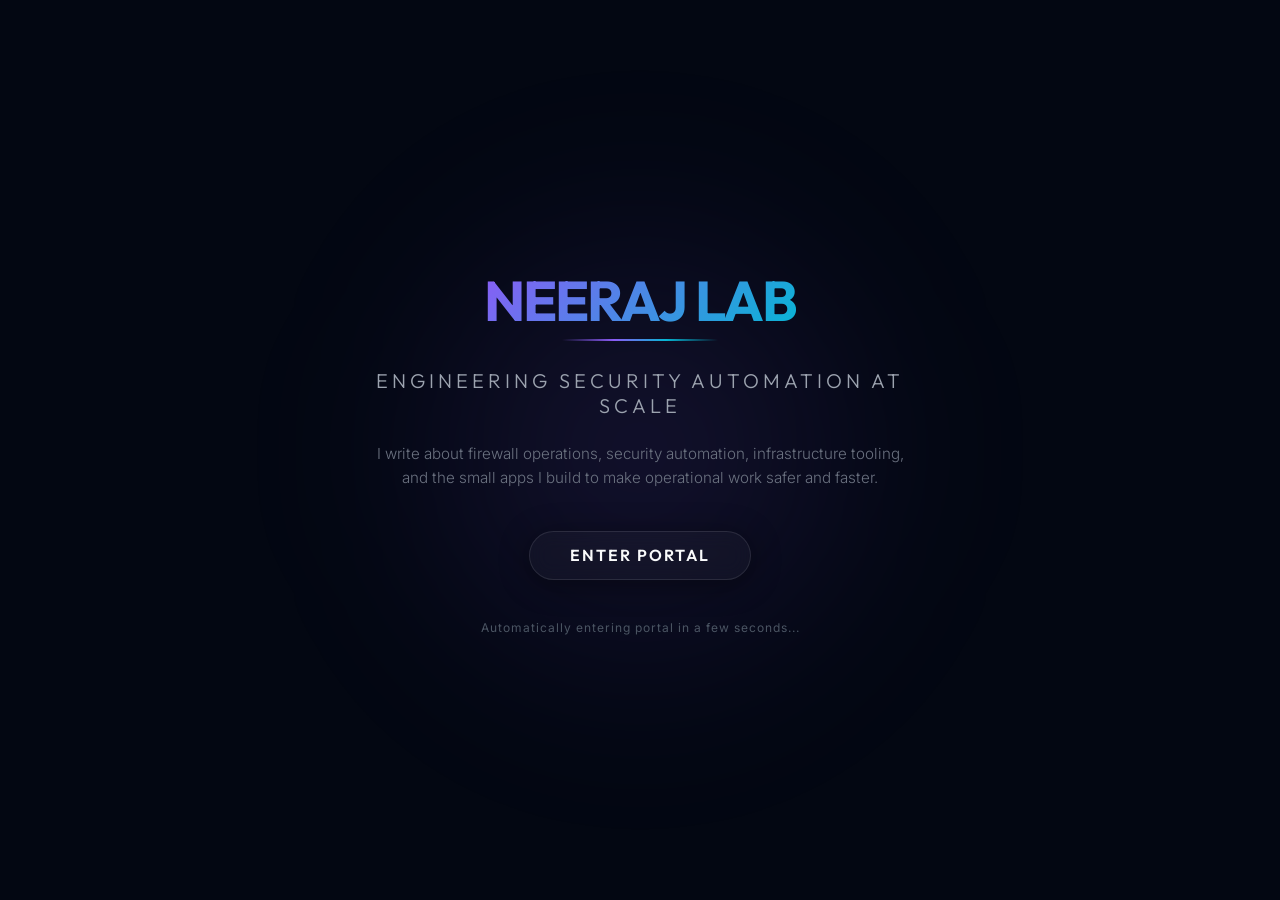
<file: index.html>
<!DOCTYPE html>
<html lang="en">
<head>
    <meta charset="UTF-8">
    <meta name="viewport" content="width=device-width, initial-scale=1.0">
    <title>Neeraj Lab</title>
    <link rel="preconnect" href="https://fonts.googleapis.com">
    <link rel="preconnect" href="https://fonts.gstatic.com" crossorigin>
    <link href="https://fonts.googleapis.com/css2?family=Inter:wght@300;400;600&family=Outfit:wght@200;400;700&display=swap" rel="stylesheet">
    <style>
        :root {
            --bg-color: #030712;
            --text-primary: #f9fafb;
            --text-secondary: #9ca3af;
            --accent-glow: rgba(139, 92, 246, 0.15);
            --accent-color: #8b5cf6;
            --accent-cyan: #06b6d4;
        }

        * {
            box-sizing: border-box;
            margin: 0;
            padding: 0;
        }

        body {
            background-color: var(--bg-color);
            color: var(--text-primary);
            font-family: 'Inter', sans-serif;
            min-height: 100vh;
            display: flex;
            flex-direction: column;
            justify-content: center;
            align-items: center;
            overflow: hidden;
            position: relative;
        }

        /* Background Glows */
        .glow-sphere {
            position: absolute;
            width: 600px;
            height: 600px;
            background: radial-gradient(circle, var(--accent-glow) 0%, rgba(0,0,0,0) 70%);
            top: 50%;
            left: 50%;
            transform: translate(-50%, -50%);
            z-index: 1;
            pointer-events: none;
            filter: blur(80px);
        }

        .container {
            z-index: 2;
            text-align: center;
            max-width: 600px;
            padding: 2rem;
            display: flex;
            flex-direction: column;
            align-items: center;
            gap: 1.5rem;
            animation: fadeIn 1.2s ease-out;
        }

        .logo-mark {
            font-family: 'Outfit', sans-serif;
            font-size: 3.5rem;
            font-weight: 700;
            background: linear-gradient(135deg, var(--accent-color) 0%, var(--accent-cyan) 100%);
            -webkit-background-clip: text;
            -webkit-text-fill-color: transparent;
            letter-spacing: -2px;
            position: relative;
            margin-bottom: 0.5rem;
        }

        .logo-mark::after {
            content: '';
            position: absolute;
            bottom: -5px;
            left: 25%;
            width: 50%;
            height: 2px;
            background: linear-gradient(90deg, transparent, var(--accent-color), var(--accent-cyan), transparent);
        }

        .tagline {
            font-family: 'Outfit', sans-serif;
            font-size: 1.25rem;
            color: var(--text-secondary);
            font-weight: 300;
            letter-spacing: 4px;
            text-transform: uppercase;
        }

        .description {
            font-size: 0.95rem;
            color: #6b7280;
            line-height: 1.6;
            margin-bottom: 1rem;
            font-weight: 300;
        }

        .enter-btn {
            font-family: 'Outfit', sans-serif;
            display: inline-flex;
            align-items: center;
            justify-content: center;
            padding: 0.85rem 2.5rem;
            font-size: 1rem;
            font-weight: 600;
            text-transform: uppercase;
            letter-spacing: 2px;
            color: var(--text-primary);
            background: rgba(255, 255, 255, 0.03);
            border: 1px solid rgba(255, 255, 255, 0.1);
            border-radius: 50px;
            cursor: pointer;
            text-decoration: none;
            transition: all 0.4s cubic-bezier(0.16, 1, 0.3, 1);
            position: relative;
            overflow: hidden;
            box-shadow: 0 4px 30px rgba(0, 0, 0, 0.4);
            backdrop-filter: blur(10px);
        }

        .enter-btn::before {
            content: '';
            position: absolute;
            top: 0;
            left: -100%;
            width: 100%;
            height: 100%;
            background: linear-gradient(90deg, transparent, rgba(255, 255, 255, 0.1), transparent);
            transition: all 0.6s ease;
        }

        .enter-btn:hover {
            border-color: var(--accent-color);
            box-shadow: 0 0 20px rgba(139, 92, 246, 0.4);
            transform: translateY(-2px);
        }

        .enter-btn:hover::before {
            left: 100%;
        }

        .redirect-notice {
            font-size: 0.75rem;
            color: #4b5563;
            margin-top: 1rem;
            letter-spacing: 1px;
        }

        @keyframes fadeIn {
            from {
                opacity: 0;
                transform: translateY(20px);
            }
            to {
                opacity: 1;
                transform: translateY(0);
            }
        }
    </style>
    <script>
        // Automatic redirection to /projects after 3 seconds
        setTimeout(function() {
            window.location.href = './projects/';
        }, 3000);
    </script>
</head>
<body>
    <div class="glow-sphere"></div>
    <div class="container">
        <div class="logo-mark">NEERAJ LAB</div>
        <div class="tagline">Engineering Security Automation at Scale</div>
        <div class="description">
            I write about firewall operations, security automation, infrastructure tooling, and the small apps I build to make operational work safer and faster.
        </div>
        <a href="./projects/" class="enter-btn">Enter Portal</a>
        <div class="redirect-notice">Automatically entering portal in a few seconds...</div>
    </div>
</body>
</html>
</file>
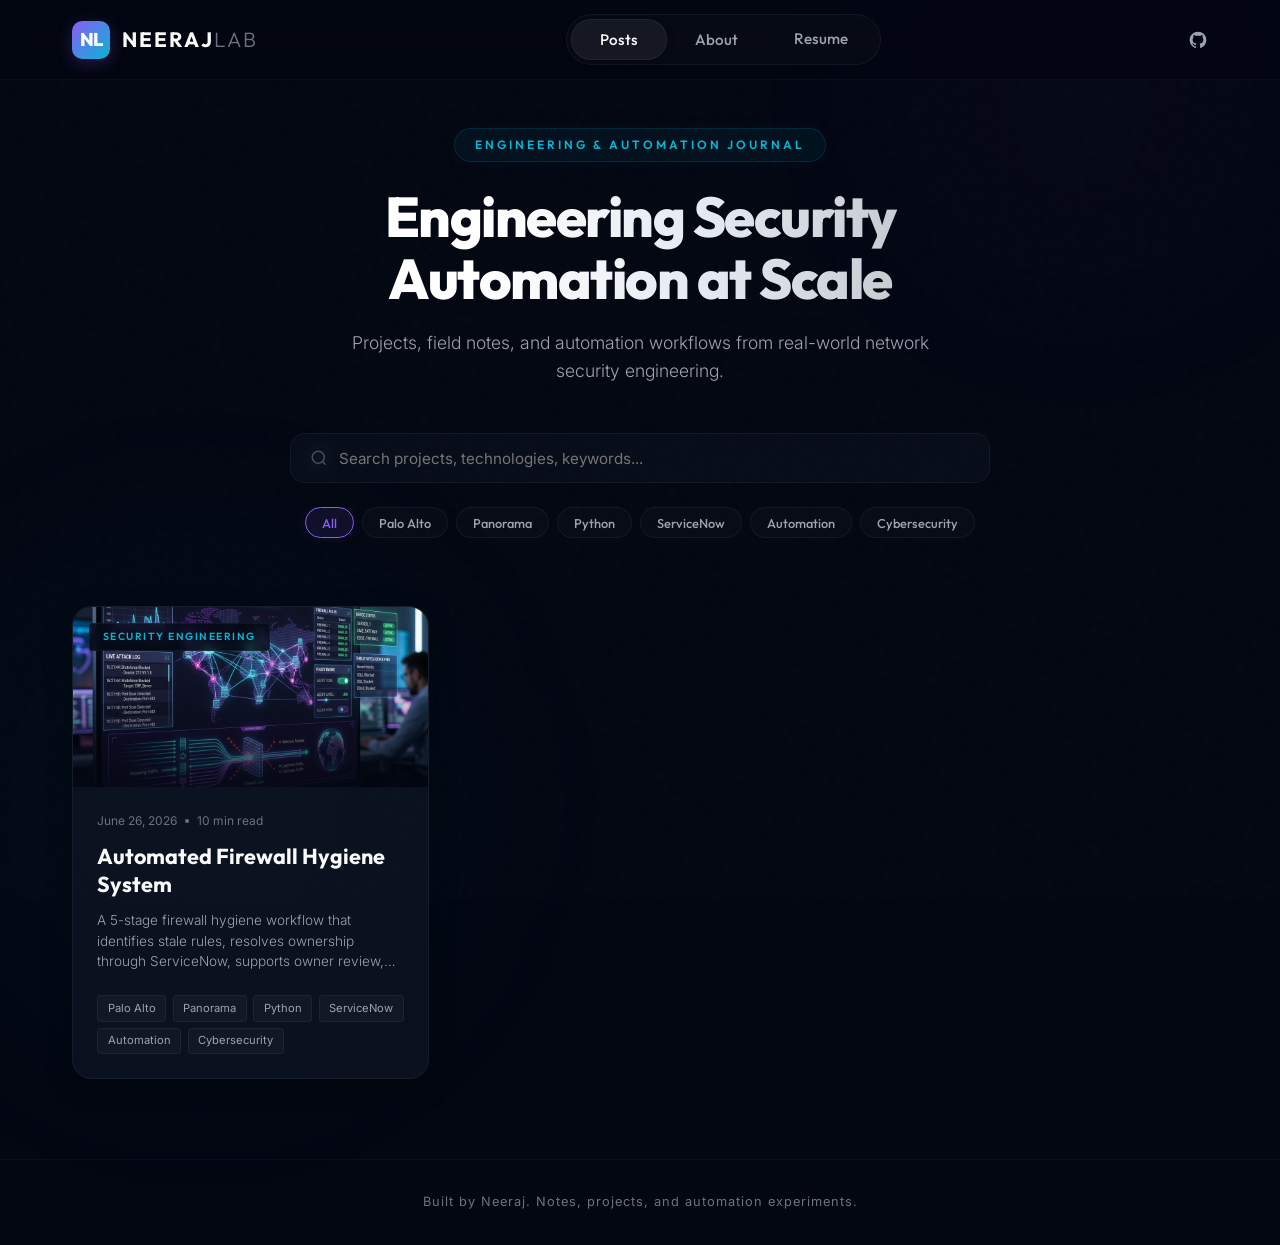
<file: projects/index.html>
<!DOCTYPE html>
<html lang="en">
<head>
    <meta charset="UTF-8">
    <meta name="viewport" content="width=device-width, initial-scale=1.0">
    <title>Neeraj Lab | Projects & Engineering Journal</title>
    <link rel="preconnect" href="https://fonts.googleapis.com">
    <link rel="preconnect" href="https://fonts.gstatic.com" crossorigin>
    <link href="https://fonts.googleapis.com/css2?family=Inter:wght@300;400;500;600&family=Outfit:wght@200;300;400;600;700;800&family=Fira+Code:wght@400;500&display=swap" rel="stylesheet">
    <link rel="stylesheet" href="./style.css">
</head>
<body>
    <!-- Background Accents -->
    <div class="bg-glow bg-glow-1"></div>
    <div class="bg-glow bg-glow-2"></div>
    <div class="bg-noise"></div>

    <!-- Header Navigation -->
    <header class="navbar">
        <div class="nav-container">
            <a href="../" class="nav-brand">
                <span class="brand-symbol">NL</span>
                <span class="brand-text">NEERAJ<span class="dimmed">LAB</span></span>
            </a>
            
            <nav class="nav-tabs" role="tablist">
                <button class="tab-btn active" data-tab="posts" role="tab" aria-selected="true">
                    Posts
                </button>
                <button class="tab-btn" data-tab="about" role="tab" aria-selected="false">
                    About
                </button>
                <a href="../resume/" class="tab-btn" style="text-decoration: none; display: inline-flex; align-items: center;">
                    Resume
                </a>
                <!-- 
                <button class="tab-btn" data-tab="vlogs" role="tab" aria-selected="false">
                    Demos
                </button>
                -->
            </nav>
            
            <div class="nav-social">
                <a href="https://github.com/neerajlab" target="_blank" aria-label="GitHub" class="social-link">
                    <svg viewBox="0 0 24 24" width="20" height="20" fill="currentColor"><path d="M12 2A10 10 0 0 0 2 12c0 4.42 2.87 8.17 6.84 9.5.5.08.66-.23.66-.5v-1.69c-2.77.6-3.36-1.34-3.36-1.34-.46-1.16-1.11-1.47-1.11-1.47-.9-.62.07-.6.07-.6 1 .07 1.53 1.03 1.53 1.03.9 1.52 2.34 1.07 2.91.83.09-.65.35-1.09.63-1.34-2.22-.25-4.55-1.11-4.55-4.92 0-1.11.38-2 1.03-2.71-.1-.25-.45-1.29.1-2.64 0 0 .84-.27 2.75 1.02.79-.22 1.65-.33 2.5-.33.85 0 1.71.11 2.5.33 1.91-1.29 2.75-1.02 2.75-1.02.55 1.35.2 2.39.1 2.64.65.71 1.03 1.6 1.03 2.71 0 3.82-2.34 4.66-4.57 4.91.36.31.69.92.69 1.85V21c0 .27.16.59.67.5C19.14 20.16 22 16.42 22 12A10 10 0 0 0 12 2z"/></svg>
                </a>
            </div>
        </div>
    </header>

    <!-- Main Workspace Content -->
    <main class="main-content">
        
        <!-- ================= POSTS TAB ================= -->
        <section id="tab-posts" class="tab-panel active" role="tabpanel">
            <!-- Hero Banner -->
            <div class="hero-section">
                <div class="category-pill">Engineering & Automation Journal</div>
                <h1 class="hero-title">Engineering Security Automation at Scale</h1>
                <p class="hero-desc">
                    Projects, field notes, and automation workflows from real-world network security engineering.
                </p>
                
                <!-- Search & Filters -->
                <div class="filter-bar">
                    <div class="search-box">
                        <svg class="search-icon" viewBox="0 0 24 24" width="18" height="18" fill="none" stroke="currentColor" stroke-width="2"><circle cx="11" cy="11" r="8"></circle><line x1="21" y1="21" x2="16.65" y2="16.65"></line></svg>
                        <input type="text" id="search-input" placeholder="Search projects, technologies, keywords...">
                    </div>
                    <div class="tag-filters-container">
                        <div class="tag-filters" id="tag-filters-list">
                            <button class="filter-tag active" data-tag="all">All</button>
                            <!-- Dynamically generated tags will go here -->
                        </div>
                    </div>
                </div>
            </div>

            <!-- Projects Grid -->
            <div class="projects-grid" id="projects-grid">
                <!-- Loading State -->
                <div class="loading-state">
                    <div class="spinner"></div>
                    <p>Loading projects...</p>
                </div>
            </div>
        </section>

        <!-- ================= ABOUT TAB ================= -->
        <section id="tab-about" class="tab-panel" role="tabpanel">
            <div class="about-container">
                <div class="about-hero">
                    <div class="about-avatar-container">
                        <div class="about-avatar">NL</div>
                    </div>
                    <h2 class="about-name">Neeraj</h2>
                    <p class="about-title">Network Security Engineer | Automation | Firewall Operations</p>
                    <p class="about-bio">
                        I work on network security, firewall operations, automation, and infrastructure tooling. I use Python, REST APIs, ServiceNow integrations, and security platforms like Palo Alto Panorama to reduce manual work, improve visibility, and make operational workflows safer.
                    </p>
                </div>

                <div class="about-details-grid">
                    <!-- Skills Panel -->
                    <div class="about-card glow-card">
                        <h3 class="about-card-title">Technical Expertise</h3>
                        <div class="skills-grid">
                            <div class="skill-category">
                                <h4>Network Security</h4>
                                <div class="skill-tags">
                                    <span>Palo Alto Panorama</span>
                                    <span>Firewall Hygiene</span>
                                    <span>ACL Orchestration</span>
                                    <span>Zero-Trust Architecture</span>
                                </div>
                            </div>
                            <div class="skill-category">
                                <h4>Automation & Dev</h4>
                                <div class="skill-tags">
                                    <span>Python</span>
                                    <span>REST APIs</span>
                                    <span>SQL / SQLite</span>
                                    <span>CI/CD Pipelines</span>
                                    <span>Bash / PowerShell</span>
                                </div>
                            </div>
                            <div class="skill-category">
                                <h4>Integrations</h4>
                                <div class="skill-tags">
                                    <span>ServiceNow ITSM</span>
                                    <span>Microsoft Entra SSO</span>
                                    <span>XML/JSON Parsing</span>
                                    <span>Orchestration Hubs</span>
                                </div>
                            </div>
                        </div>
                    </div>

                    <!-- Core Philosophy Panel -->
                    <div class="about-card glow-card">
                        <h3 class="about-card-title">Operational Philosophy</h3>
                        <ul class="philosophy-list">
                            <li>
                                <strong>Safety First:</strong> Automation should never increase risk. Every pipeline must incorporate clear validation gates and human-in-the-loop review checks.
                            </li>
                            <li>
                                <strong>No Bloat:</strong> Design software that operates with minimal external dependencies. Lean architectures are easier to maintain, review, and secure.
                            </li>
                            <li>
                                <strong>Complete Visibility:</strong> A script is not enough. Enterprise solutions require logging, state management, and intuitive visual dashboarding to allow cross-team collaboration.
                            </li>
                        </ul>
                    </div>
                </div>
            </div>
        </section>

        <!-- ================= VLOGS TAB ================= -->
        <!-- 
        <section id="tab-vlogs" class="tab-panel" role="tabpanel">
            <div class="vlogs-container">
                <div class="hero-section">
                    <div class="category-pill">Demonstrations & Walkthroughs</div>
                    <h1 class="hero-title">Video Walkthroughs</h1>
                    <p class="hero-desc">
                        Watch walkthroughs of security dashboards, automation workflows, and tools in action.
                    </p>
                </div>

                <div class="vlogs-grid" id="vlogs-grid">
                    <div class="vlog-card glow-card">
                        <div class="vlog-video-wrapper">
                            <img src="./assets/demo_walkthrough.gif" alt="Automated Firewall Hygiene Pipeline Demo Walkthrough" style="width: 100%; height: 100%; object-fit: cover; display: block;">
                        </div>
                        <div class="vlog-info">
                            <span class="vlog-date">June 26, 2026</span>
                            <h3 class="vlog-title">Automated Firewall Hygiene System Demo</h3>
                            <p class="vlog-desc">
                                Includes ServiceNow user resolution, review workflows, and Palo Alto Panorama API-based policy automation.
                            </p>
                        </div>
                    </div>
                </div>
            </div>
        </section>
        -->
    </main>

    <!-- Immersive Reading Overlay -->
    <div class="post-overlay" id="post-overlay" aria-hidden="true" role="dialog">
        <div class="overlay-container">
            <!-- Close Button -->
            <button class="close-overlay-btn" id="close-overlay" aria-label="Close article">
                <svg viewBox="0 0 24 24" width="24" height="24" fill="none" stroke="currentColor" stroke-width="2"><line x1="18" y1="6" x2="6" y2="18"></line><line x1="6" y1="6" x2="18" y2="18"></line></svg>
            </button>

            <!-- Article Body Wrapper -->
            <article class="article-content" id="article-content">
                <!-- Dynamic content injected here -->
            </article>
        </div>
    </div>

    <!-- Footer -->
    <footer class="footer">
        <p>Built by Neeraj. Notes, projects, and automation experiments.</p>
    </footer>

    <script src="./script.js"></script>
</body>
</html>
</file>
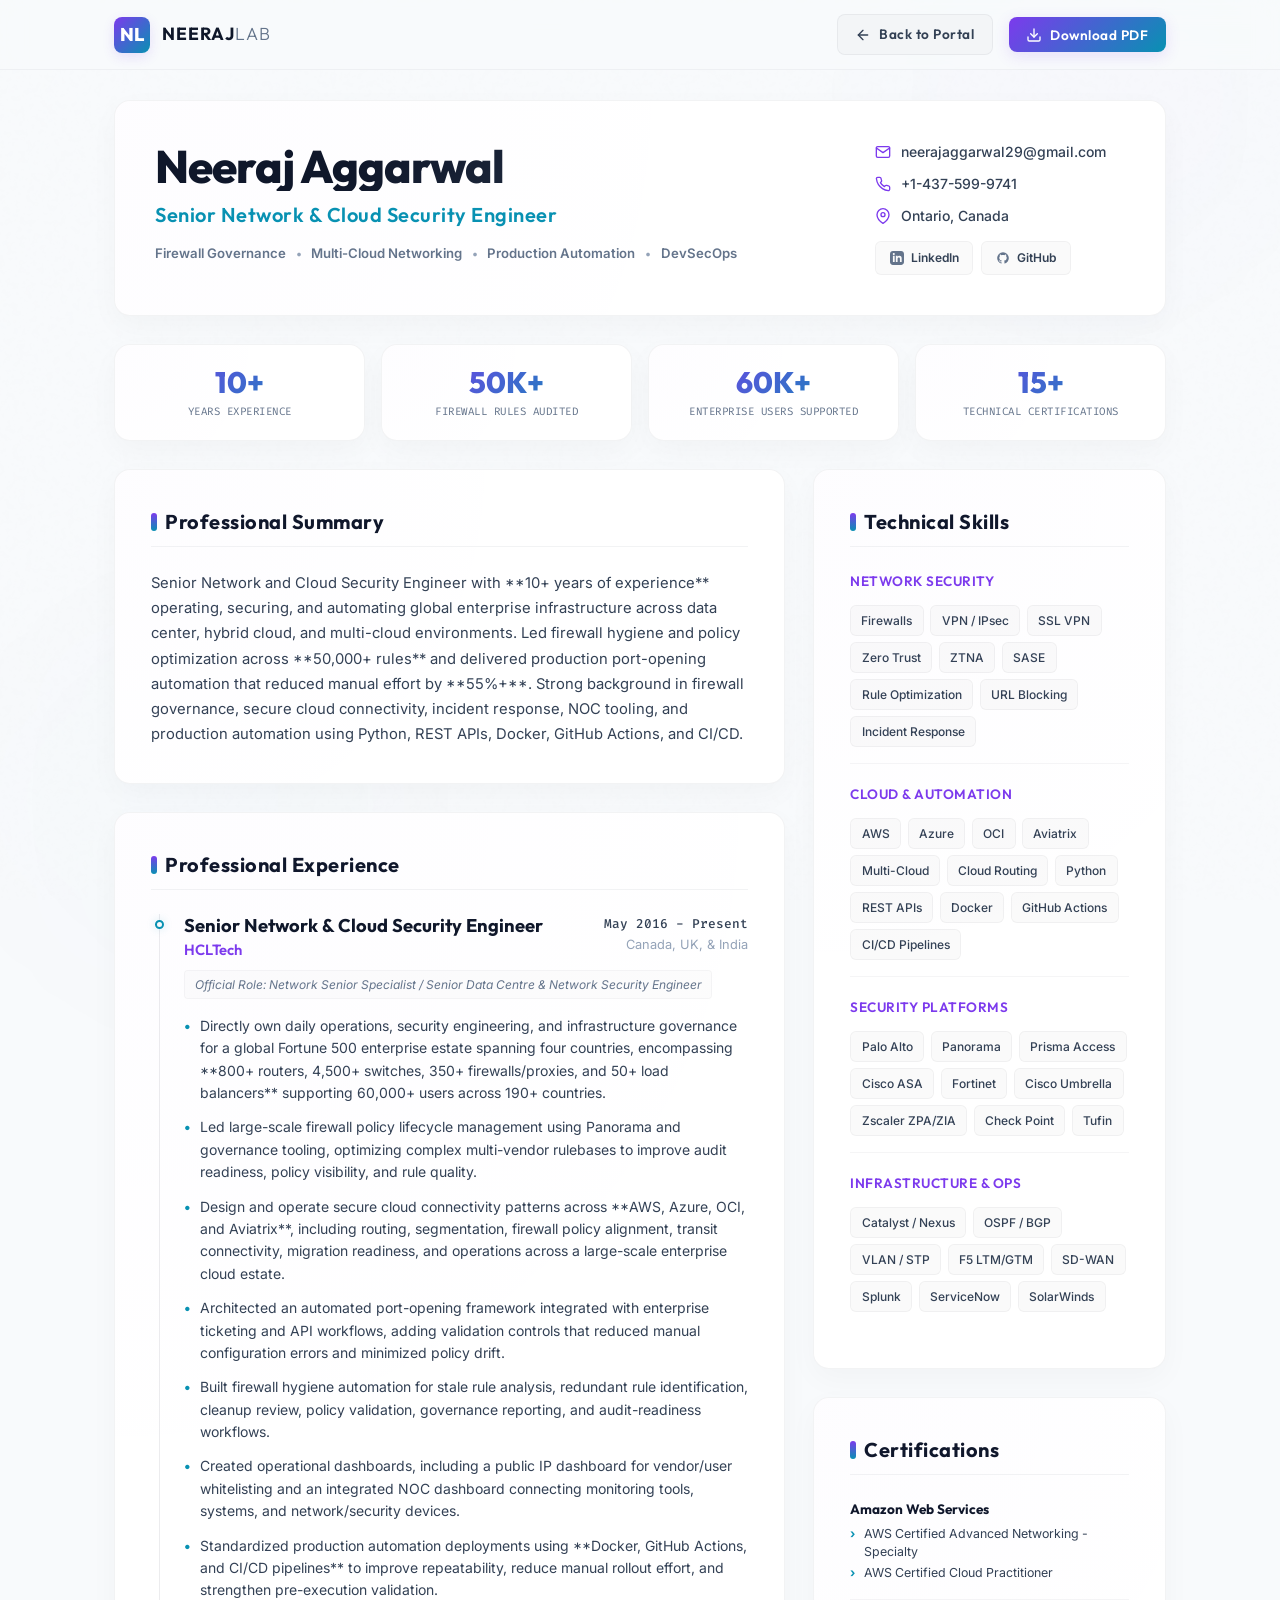
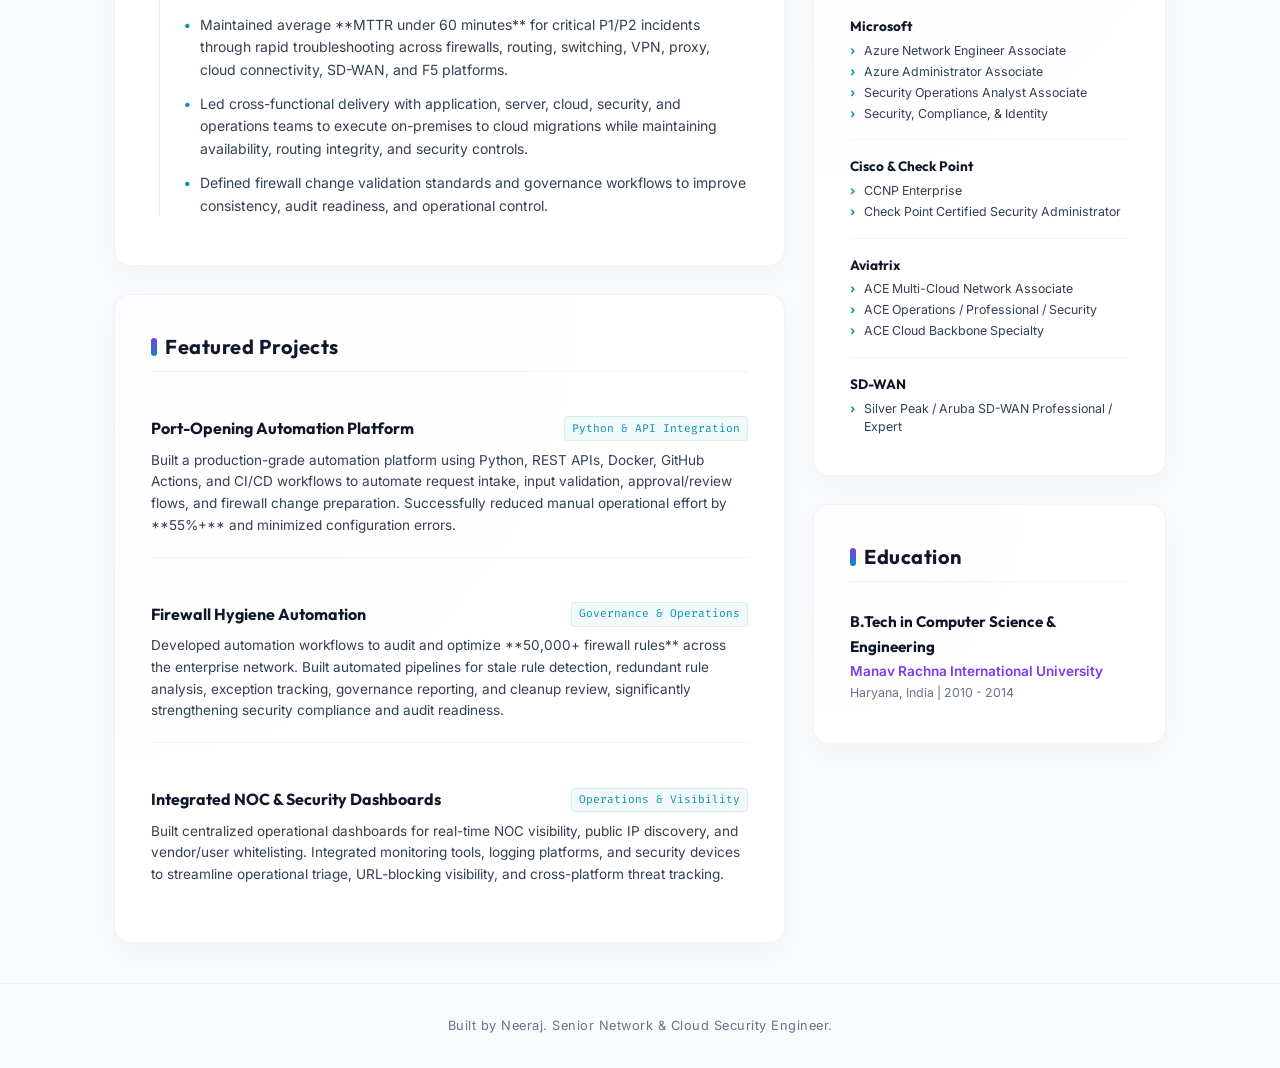
<file: resume/index.html>
<!DOCTYPE html>
<html lang="en">
<head>
    <meta charset="UTF-8">
    <meta name="viewport" content="width=device-width, initial-scale=1.0">
    <title>Neeraj Aggarwal | Senior Network & Cloud Security Engineer</title>
    <meta name="description" content="Senior Network and Cloud Security Engineer with 10+ years of experience operating, securing, and automating global enterprise infrastructure.">
    <link rel="preconnect" href="https://fonts.googleapis.com">
    <link rel="preconnect" href="https://fonts.gstatic.com" crossorigin>
    <link href="https://fonts.googleapis.com/css2?family=Inter:wght@300;400;500;600;700&family=Outfit:wght@200;300;400;500;600;700;800&family=Fira+Code:wght@400;500&display=swap" rel="stylesheet">
    <link rel="stylesheet" href="./style.css">
</head>
<body>
    <!-- Ambient Background Glows -->
    <div class="bg-glow bg-glow-1"></div>
    <div class="bg-glow bg-glow-2"></div>
    <div class="bg-noise"></div>

    <!-- Navigation Header -->
    <header class="navbar no-print">
        <div class="nav-container">
            <a href="../" class="nav-brand">
                <span class="brand-symbol">NL</span>
                <span class="brand-text">NEERAJ<span class="dimmed">LAB</span></span>
            </a>
            <div class="nav-actions">
                <a href="../projects/" class="back-btn">
                    <svg viewBox="0 0 24 24" width="16" height="16" fill="none" stroke="currentColor" stroke-width="2" stroke-linecap="round" stroke-linejoin="round"><line x1="19" y1="12" x2="5" y2="12"></line><polyline points="12 19 5 12 12 5"></polyline></svg>
                    Back to Portal
                </a>
                <button onclick="window.print()" class="download-btn">
                    <svg viewBox="0 0 24 24" width="16" height="16" fill="none" stroke="currentColor" stroke-width="2" stroke-linecap="round" stroke-linejoin="round"><path d="M21 15v4a2 2 0 0 1-2 2H5a2 2 0 0 1-2-2v-4"></path><polyline points="7 10 12 15 17 10"></polyline><line x1="12" y1="15" x2="12" y2="3"></line></svg>
                    Download PDF
                </button>
            </div>
        </div>
    </header>

    <!-- Resume Container -->
    <main class="resume-container">
        
        <!-- Header Section -->
        <header class="resume-header glass-card">
            <div class="header-main">
                <div class="name-title">
                    <h1 class="candidate-name">Neeraj Aggarwal</h1>
                    <div class="candidate-title">Senior Network & Cloud Security Engineer</div>
                    <div class="subtitle-tags">
                        <span>Firewall Governance</span>
                        <span class="tag-separator">•</span>
                        <span>Multi-Cloud Networking</span>
                        <span class="tag-separator">•</span>
                        <span>Production Automation</span>
                        <span class="tag-separator">•</span>
                        <span>DevSecOps</span>
                    </div>
                </div>
                <div class="contact-details">
                    <a href="mailto:neerajaggarwal29@gmail.com" class="contact-link">
                        <svg viewBox="0 0 24 24" width="16" height="16" fill="none" stroke="currentColor" stroke-width="2" stroke-linecap="round" stroke-linejoin="round"><path d="M4 4h16c1.1 0 2 .9 2 2v12c0 1.1-.9 2-2 2H4c-1.1 0-2-.9-2-2V6c0-1.1.9-2 2-2z"></path><polyline points="22,6 12,13 2,6"></polyline></svg>
                        neerajaggarwal29@gmail.com
                    </a>
                    <a href="tel:+14375999741" class="contact-link">
                        <svg viewBox="0 0 24 24" width="16" height="16" fill="none" stroke="currentColor" stroke-width="2" stroke-linecap="round" stroke-linejoin="round"><path d="M22 16.92v3a2 2 0 0 1-2.18 2 19.79 19.79 0 0 1-8.63-3.07 19.5 19.5 0 0 1-6-6 19.79 19.79 0 0 1-3.07-8.67A2 2 0 0 1 4.11 2h3a2 2 0 0 1 2 1.72 12.84 12.84 0 0 0 .7 2.81 2 2 0 0 1-.45 2.11L8.09 9.91a16 16 0 0 0 6 6l1.27-1.27a2 2 0 0 1 2.11-.45 12.84 12.84 0 0 0 2.81.7A2 2 0 0 1 22 16.92z"></path></svg>
                        +1-437-599-9741
                    </a>
                    <div class="contact-link text-link">
                        <svg viewBox="0 0 24 24" width="16" height="16" fill="none" stroke="currentColor" stroke-width="2" stroke-linecap="round" stroke-linejoin="round"><path d="M21 10c0 7-9 13-9 13s-9-6-9-13a9 9 0 0 1 18 0z"></path><circle cx="12" cy="10" r="3"></circle></svg>
                        Ontario, Canada
                    </div>
                    <div class="social-links-grid">
                        <a href="https://linkedin.com/in/neerajaggarwal29" target="_blank" class="social-btn">
                            <svg viewBox="0 0 24 24" width="14" height="14" fill="currentColor"><path d="M19 0h-14c-2.761 0-5 2.239-5 5v14c0 2.761 2.239 5 5 5h14c2.762 0 5-2.239 5-5v-14c0-2.761-2.238-5-5-5zm-11 19h-3v-11h3v11zm-1.5-12.268c-.966 0-1.75-.779-1.75-1.75s.784-1.75 1.75-1.75 1.75.779 1.75 1.75-.784 1.75-1.75 1.75zm13.5 12.268h-3v-5.604c0-3.368-4-3.113-4 0v5.604h-3v-11h3v1.765c1.396-2.586 7-2.777 7 2.476v6.759z"/></svg>
                            LinkedIn
                        </a>
                        <a href="https://github.com/neerajlab" target="_blank" class="social-btn">
                            <svg viewBox="0 0 24 24" width="14" height="14" fill="currentColor"><path d="M12 2A10 10 0 0 0 2 12c0 4.42 2.87 8.17 6.84 9.5.5.08.66-.23.66-.5v-1.69c-2.77.6-3.36-1.34-3.36-1.34-.46-1.16-1.11-1.47-1.11-1.47-.9-.62.07-.6.07-.6 1 .07 1.53 1.03 1.53 1.03.9 1.52 2.34 1.07 2.91.83.09-.65.35-1.09.63-1.34-2.22-.25-4.55-1.11-4.55-4.92 0-1.11.38-2 1.03-2.71-.1-.25-.45-1.29.1-2.64 0 0 .84-.27 2.75 1.02.79-.22 1.65-.33 2.5-.33.85 0 1.71.11 2.5.33 1.91-1.29 2.75-1.02 2.75-1.02.55 1.35.2 2.39.1 2.64.65.71 1.03 1.6 1.03 2.71 0 3.82-2.34 4.66-4.57 4.91.36.31.69.92.69 1.85V21c0 .27.16.59.67.5C19.14 20.16 22 16.42 22 12A10 10 0 0 0 12 2z"/></svg>
                            GitHub
                        </a>
                    </div>
                </div>
            </div>
        </header>

        <!-- Metric Strip -->
        <section class="metric-strip">
            <div class="metric-grid">
                <div class="metric-card glass-card">
                    <div class="metric-val">10+</div>
                    <div class="metric-lbl">Years Experience</div>
                </div>
                <div class="metric-card glass-card">
                    <div class="metric-val">50K+</div>
                    <div class="metric-lbl">Firewall Rules Audited</div>
                </div>
                <div class="metric-card glass-card">
                    <div class="metric-val">60K+</div>
                    <div class="metric-lbl">Enterprise Users Supported</div>
                </div>
                <div class="metric-card glass-card">
                    <div class="metric-val">15+</div>
                    <div class="metric-lbl">Technical Certifications</div>
                </div>
            </div>
        </section>

        <!-- Main Split Layout -->
        <div class="resume-split-layout">
            
            <!-- Left (Main) Column -->
            <div class="layout-main-col">
                
                <!-- Summary Section -->
                <section class="resume-section glass-card">
                    <h2 class="section-heading">Professional Summary</h2>
                    <p class="summary-text">
                        Senior Network and Cloud Security Engineer with **10+ years of experience** operating, securing, and automating global enterprise infrastructure across data center, hybrid cloud, and multi-cloud environments. Led firewall hygiene and policy optimization across **50,000+ rules** and delivered production port-opening automation that reduced manual effort by **55%+**. Strong background in firewall governance, secure cloud connectivity, incident response, NOC tooling, and production automation using Python, REST APIs, Docker, GitHub Actions, and CI/CD.
                    </p>
                </section>

                <!-- Experience Section -->
                <section class="resume-section glass-card">
                    <h2 class="section-heading">Professional Experience</h2>
                    <div class="timeline">
                        <div class="timeline-item">
                            <div class="timeline-dot"></div>
                            <div class="timeline-header">
                                <div class="role-company">
                                    <h3 class="role-title">Senior Network & Cloud Security Engineer</h3>
                                    <div class="company-name">HCLTech</div>
                                </div>
                                <div class="timeline-meta">
                                    <span class="timeline-date">May 2016 - Present</span>
                                    <span class="timeline-loc">Canada, UK, & India</span>
                                </div>
                            </div>
                            <div class="official-title-tag">
                                Official Role: Network Senior Specialist / Senior Data Centre & Network Security Engineer
                            </div>
                            <ul class="experience-list">
                                <li>Directly own daily operations, security engineering, and infrastructure governance for a global Fortune 500 enterprise estate spanning four countries, encompassing **800+ routers, 4,500+ switches, 350+ firewalls/proxies, and 50+ load balancers** supporting 60,000+ users across 190+ countries.</li>
                                <li>Led large-scale firewall policy lifecycle management using Panorama and governance tooling, optimizing complex multi-vendor rulebases to improve audit readiness, policy visibility, and rule quality.</li>
                                <li>Design and operate secure cloud connectivity patterns across **AWS, Azure, OCI, and Aviatrix**, including routing, segmentation, firewall policy alignment, transit connectivity, migration readiness, and operations across a large-scale enterprise cloud estate.</li>
                                <li>Architected an automated port-opening framework integrated with enterprise ticketing and API workflows, adding validation controls that reduced manual configuration errors and minimized policy drift.</li>
                                <li>Built firewall hygiene automation for stale rule analysis, redundant rule identification, cleanup review, policy validation, governance reporting, and audit-readiness workflows.</li>
                                <li>Created operational dashboards, including a public IP dashboard for vendor/user whitelisting and an integrated NOC dashboard connecting monitoring tools, systems, and network/security devices.</li>
                                <li>Standardized production automation deployments using **Docker, GitHub Actions, and CI/CD pipelines** to improve repeatability, reduce manual rollout effort, and strengthen pre-execution validation.</li>
                                <li>Maintained average **MTTR under 60 minutes** for critical P1/P2 incidents through rapid troubleshooting across firewalls, routing, switching, VPN, proxy, cloud connectivity, SD-WAN, and F5 platforms.</li>
                                <li>Led cross-functional delivery with application, server, cloud, security, and operations teams to execute on-premises to cloud migrations while maintaining availability, routing integrity, and security controls.</li>
                                <li>Defined firewall change validation standards and governance workflows to improve consistency, audit readiness, and operational control.</li>
                            </ul>
                        </div>
                    </div>
                </section>

                <!-- Projects Section -->
                <section class="resume-section glass-card">
                    <h2 class="section-heading">Featured Projects</h2>
                    <div class="projects-vertical-list">
                        
                        <div class="project-item">
                            <div class="project-header">
                                <h3 class="project-title">Port-Opening Automation Platform</h3>
                                <span class="project-tag">Python & API Integration</span>
                            </div>
                            <p class="project-desc">
                                Built a production-grade automation platform using Python, REST APIs, Docker, GitHub Actions, and CI/CD workflows to automate request intake, input validation, approval/review flows, and firewall change preparation. Successfully reduced manual operational effort by **55%+** and minimized configuration errors.
                            </p>
                        </div>

                        <div class="project-item">
                            <div class="project-header">
                                <h3 class="project-title">Firewall Hygiene Automation</h3>
                                <span class="project-tag">Governance & Operations</span>
                            </div>
                            <p class="project-desc">
                                Developed automation workflows to audit and optimize **50,000+ firewall rules** across the enterprise network. Built automated pipelines for stale rule detection, redundant rule analysis, exception tracking, governance reporting, and cleanup review, significantly strengthening security compliance and audit readiness.
                            </p>
                        </div>

                        <div class="project-item">
                            <div class="project-header">
                                <h3 class="project-title">Integrated NOC & Security Dashboards</h3>
                                <span class="project-tag">Operations & Visibility</span>
                            </div>
                            <p class="project-desc">
                                Built centralized operational dashboards for real-time NOC visibility, public IP discovery, and vendor/user whitelisting. Integrated monitoring tools, logging platforms, and security devices to streamline operational triage, URL-blocking visibility, and cross-platform threat tracking.
                            </p>
                        </div>

                    </div>
                </section>

            </div>

            <!-- Right (Sidebar) Column -->
            <div class="layout-sidebar-col">
                
                <!-- Technical Skills Section -->
                <section class="resume-section glass-card">
                    <h2 class="section-heading">Technical Skills</h2>
                    
                    <div class="skills-category">
                        <h3 class="skills-cat-title">Network Security</h3>
                        <div class="skills-pill-grid">
                            <span class="skill-pill">Firewalls</span>
                            <span class="skill-pill">VPN / IPsec</span>
                            <span class="skill-pill">SSL VPN</span>
                            <span class="skill-pill">Zero Trust</span>
                            <span class="skill-pill">ZTNA</span>
                            <span class="skill-pill">SASE</span>
                            <span class="skill-pill">Rule Optimization</span>
                            <span class="skill-pill">URL Blocking</span>
                            <span class="skill-pill">Incident Response</span>
                        </div>
                    </div>

                    <div class="skills-category">
                        <h3 class="skills-cat-title">Cloud & Automation</h3>
                        <div class="skills-pill-grid">
                            <span class="skill-pill">AWS</span>
                            <span class="skill-pill">Azure</span>
                            <span class="skill-pill">OCI</span>
                            <span class="skill-pill">Aviatrix</span>
                            <span class="skill-pill">Multi-Cloud</span>
                            <span class="skill-pill">Cloud Routing</span>
                            <span class="skill-pill">Python</span>
                            <span class="skill-pill">REST APIs</span>
                            <span class="skill-pill">Docker</span>
                            <span class="skill-pill">GitHub Actions</span>
                            <span class="skill-pill">CI/CD Pipelines</span>
                        </div>
                    </div>

                    <div class="skills-category">
                        <h3 class="skills-cat-title">Security Platforms</h3>
                        <div class="skills-pill-grid">
                            <span class="skill-pill">Palo Alto</span>
                            <span class="skill-pill">Panorama</span>
                            <span class="skill-pill">Prisma Access</span>
                            <span class="skill-pill">Cisco ASA</span>
                            <span class="skill-pill">Fortinet</span>
                            <span class="skill-pill">Cisco Umbrella</span>
                            <span class="skill-pill">Zscaler ZPA/ZIA</span>
                            <span class="skill-pill">Check Point</span>
                            <span class="skill-pill">Tufin</span>
                        </div>
                    </div>

                    <div class="skills-category">
                        <h3 class="skills-cat-title">Infrastructure & Ops</h3>
                        <div class="skills-pill-grid">
                            <span class="skill-pill">Catalyst / Nexus</span>
                            <span class="skill-pill">OSPF / BGP</span>
                            <span class="skill-pill">VLAN / STP</span>
                            <span class="skill-pill">F5 LTM/GTM</span>
                            <span class="skill-pill">SD-WAN</span>
                            <span class="skill-pill">Splunk</span>
                            <span class="skill-pill">ServiceNow</span>
                            <span class="skill-pill">SolarWinds</span>
                        </div>
                    </div>
                </section>

                <!-- Certifications Section -->
                <section class="resume-section glass-card">
                    <h2 class="section-heading">Certifications</h2>
                    <ul class="cert-list">
                        <li>
                            <div class="cert-group-title">Amazon Web Services</div>
                            <div class="cert-name">AWS Certified Advanced Networking - Specialty</div>
                            <div class="cert-name">AWS Certified Cloud Practitioner</div>
                        </li>
                        <li>
                            <div class="cert-group-title">Microsoft</div>
                            <div class="cert-name">Azure Network Engineer Associate</div>
                            <div class="cert-name">Azure Administrator Associate</div>
                            <div class="cert-name">Security Operations Analyst Associate</div>
                            <div class="cert-name">Security, Compliance, & Identity</div>
                        </li>
                        <li>
                            <div class="cert-group-title">Cisco & Check Point</div>
                            <div class="cert-name">CCNP Enterprise</div>
                            <div class="cert-name">Check Point Certified Security Administrator</div>
                        </li>
                        <li>
                            <div class="cert-group-title">Aviatrix</div>
                            <div class="cert-name">ACE Multi-Cloud Network Associate</div>
                            <div class="cert-name">ACE Operations / Professional / Security</div>
                            <div class="cert-name">ACE Cloud Backbone Specialty</div>
                        </li>
                        <li>
                            <div class="cert-group-title">SD-WAN</div>
                            <div class="cert-name">Silver Peak / Aruba SD-WAN Professional / Expert</div>
                        </li>
                    </ul>
                </section>

                <!-- Education Section -->
                <section class="resume-section glass-card">
                    <h2 class="section-heading">Education</h2>
                    <div class="education-block">
                        <h3 class="edu-degree">B.Tech in Computer Science & Engineering</h3>
                        <div class="edu-school">Manav Rachna International University</div>
                        <div class="edu-meta">Haryana, India  |  2010 - 2014</div>
                    </div>
                </section>

            </div>

        </div>

    </main>

    <!-- Footer -->
    <footer class="footer no-print">
        <p>Built by Neeraj. Senior Network & Cloud Security Engineer.</p>
    </footer>
</body>
</html>
</file>
<file: projects/style.css>
/* Core Theme Variables */
:root {
    --bg-color: #030712;
    --card-bg: rgba(17, 24, 39, 0.6);
    --card-border: rgba(255, 255, 255, 0.05);
    --card-border-hover: rgba(139, 92, 246, 0.3);
    --text-primary: #f9fafb;
    --text-secondary: #9ca3af;
    --text-muted: #6b7280;
    
    /* Luxury Accents */
    --accent-color: #8b5cf6;       /* Hyper Violet */
    --accent-cyan: #06b6d4;        /* Electric Cyan */
    --accent-glow-1: rgba(139, 92, 246, 0.06);
    --accent-glow-2: rgba(6, 182, 212, 0.06);
    
    /* Layout */
    --max-width: 1200px;
    --navbar-height: 80px;
    
    /* Typography */
    --font-heading: 'Outfit', sans-serif;
    --font-body: 'Inter', sans-serif;
    --font-mono: 'Fira Code', monospace;
}

/* Base Resets */
* {
    box-sizing: border-box;
    margin: 0;
    padding: 0;
}

body {
    background-color: var(--bg-color);
    color: var(--text-primary);
    font-family: var(--font-body);
    line-height: 1.6;
    overflow-x: hidden;
    min-height: 100vh;
    position: relative;
}

/* Premium Background Effects */
.bg-glow {
    position: fixed;
    border-radius: 50%;
    filter: blur(120px);
    pointer-events: none;
    z-index: -2;
    opacity: 0.8;
}

.bg-glow-1 {
    width: 600px;
    height: 600px;
    background: radial-gradient(circle, var(--accent-glow-1) 0%, rgba(0,0,0,0) 70%);
    top: -200px;
    right: -100px;
}

.bg-glow-2 {
    width: 800px;
    height: 800px;
    background: radial-gradient(circle, var(--accent-glow-2) 0%, rgba(0,0,0,0) 70%);
    bottom: -300px;
    left: -200px;
}

.bg-noise {
    position: fixed;
    top: 0;
    left: 0;
    width: 100%;
    height: 100%;
    background-image: url("data:image/svg+xml,%3Csvg viewBox='0 0 200 200' xmlns='http://www.w3.org/2000/svg'%3E%3Cfilter id='noiseFilter'%3E%3CfeTurbulence type='fractalNoise' baseFrequency='0.65' numOctaves='3' stitchTiles='stitch'/%3E%3C/filter%3E%3Crect width='100%25' height='100%25' filter='url(%23noiseFilter)' opacity='0.015'/%3E%3C/svg%3E");
    pointer-events: none;
    z-index: -1;
}

/* Custom Scrollbar */
::-webkit-scrollbar {
    width: 8px;
    height: 8px;
}

::-webkit-scrollbar-track {
    background: #030712;
}

::-webkit-scrollbar-thumb {
    background: rgba(255, 255, 255, 0.1);
    border-radius: 10px;
    border: 2px solid #030712;
}

::-webkit-scrollbar-thumb:hover {
    background: var(--accent-color);
}

/* Navbar */
.navbar {
    position: fixed;
    top: 0;
    left: 0;
    width: 100%;
    height: var(--navbar-height);
    background: rgba(3, 7, 18, 0.7);
    backdrop-filter: blur(20px);
    -webkit-backdrop-filter: blur(20px);
    border-bottom: 1px solid rgba(255, 255, 255, 0.03);
    z-index: 100;
    display: flex;
    align-items: center;
}

.nav-container {
    width: 100%;
    max-width: var(--max-width);
    margin: 0 auto;
    padding: 0 2rem;
    display: flex;
    justify-content: space-between;
    align-items: center;
}

.nav-brand {
    display: flex;
    align-items: center;
    gap: 0.75rem;
    text-decoration: none;
    color: var(--text-primary);
}

.brand-symbol {
    background: linear-gradient(135deg, var(--accent-color) 0%, var(--accent-cyan) 100%);
    color: #ffffff;
    font-family: var(--font-heading);
    font-weight: 800;
    font-size: 1.15rem;
    width: 38px;
    height: 38px;
    display: flex;
    align-items: center;
    justify-content: center;
    border-radius: 10px;
    box-shadow: 0 4px 15px rgba(139, 92, 246, 0.25);
    letter-spacing: -1px;
}

.brand-text {
    font-family: var(--font-heading);
    font-weight: 700;
    font-size: 1.3rem;
    letter-spacing: 2px;
}

.brand-text .dimmed {
    color: var(--text-muted);
    font-weight: 300;
}

.nav-tabs {
    display: flex;
    background: rgba(255, 255, 255, 0.02);
    padding: 4px;
    border-radius: 30px;
    border: 1px solid rgba(255, 255, 255, 0.05);
}

.tab-btn {
    font-family: var(--font-heading);
    background: none;
    border: none;
    color: var(--text-secondary);
    padding: 0.5rem 1.75rem;
    font-size: 0.95rem;
    font-weight: 500;
    cursor: pointer;
    border-radius: 20px;
    transition: all 0.3s cubic-bezier(0.16, 1, 0.3, 1);
}

.tab-btn:hover {
    color: var(--text-primary);
}

.tab-btn.active {
    background: rgba(255, 255, 255, 0.06);
    color: var(--text-primary);
    box-shadow: 0 2px 10px rgba(0, 0, 0, 0.3);
    border: 1px solid rgba(255, 255, 255, 0.05);
}

.nav-social {
    display: flex;
    align-items: center;
}

.social-link {
    color: var(--text-secondary);
    transition: color 0.3s ease;
    display: flex;
    align-items: center;
}

.social-link:hover {
    color: var(--accent-cyan);
}

/* Main Content Wrapper */
.main-content {
    max-width: var(--max-width);
    margin: 0 auto;
    padding: calc(var(--navbar-height) + 3rem) 2rem 5rem 2rem;
    min-height: calc(100vh - var(--navbar-height));
}

/* Tab Panels */
.tab-panel {
    display: none;
    animation: panelFadeIn 0.6s cubic-bezier(0.16, 1, 0.3, 1) forwards;
}

.tab-panel.active {
    display: block;
}

@keyframes panelFadeIn {
    from {
        opacity: 0;
        transform: translateY(15px);
    }
    to {
        opacity: 1;
        transform: translateY(0);
    }
}

/* Hero Section */
.hero-section {
    display: flex;
    flex-direction: column;
    align-items: center;
    text-align: center;
    margin-bottom: 4rem;
}

.category-pill {
    font-family: var(--font-heading);
    font-size: 0.75rem;
    font-weight: 600;
    text-transform: uppercase;
    letter-spacing: 3px;
    color: var(--accent-cyan);
    background: rgba(6, 182, 212, 0.06);
    border: 1px solid rgba(6, 182, 212, 0.15);
    padding: 0.4rem 1.25rem;
    border-radius: 50px;
    margin-bottom: 1.5rem;
    box-shadow: 0 0 15px rgba(6, 182, 212, 0.05);
}

.hero-title {
    font-family: var(--font-heading);
    font-size: 3.5rem;
    font-weight: 800;
    letter-spacing: -1.5px;
    line-height: 1.1;
    background: linear-gradient(to right, #ffffff 30%, #e2e8f0 60%, rgba(255,255,255,0.7));
    -webkit-background-clip: text;
    -webkit-text-fill-color: transparent;
    margin-bottom: 1.25rem;
    max-width: 800px;
}

.hero-desc {
    font-size: 1.1rem;
    color: var(--text-secondary);
    font-weight: 300;
    max-width: 600px;
    line-height: 1.6;
    margin-bottom: 3rem;
}

/* Filter Bar */
.filter-bar {
    width: 100%;
    max-width: 700px;
    display: flex;
    flex-direction: column;
    gap: 1.5rem;
    align-items: center;
}

.search-box {
    width: 100%;
    position: relative;
    display: flex;
    align-items: center;
}

.search-icon {
    position: absolute;
    left: 1.25rem;
    color: var(--text-muted);
    pointer-events: none;
    transition: color 0.3s ease;
}

#search-input {
    width: 100%;
    padding: 0.9rem 1.25rem 0.9rem 3rem;
    background: rgba(17, 24, 39, 0.4);
    border: 1px solid rgba(255, 255, 255, 0.05);
    border-radius: 15px;
    color: var(--text-primary);
    font-family: var(--font-body);
    font-size: 0.95rem;
    outline: none;
    transition: all 0.3s cubic-bezier(0.16, 1, 0.3, 1);
    backdrop-filter: blur(10px);
}

#search-input:focus {
    border-color: var(--accent-color);
    box-shadow: 0 0 20px rgba(139, 92, 246, 0.15);
    background: rgba(17, 24, 39, 0.6);
}

#search-input:focus + .search-icon {
    color: var(--accent-color);
}

.tag-filters-container {
    width: 100%;
    overflow-x: auto;
    padding-bottom: 4px;
    display: flex;
    justify-content: center;
}

/* Hide scrollbar for tag filters container */
.tag-filters-container::-webkit-scrollbar {
    display: none;
}

.tag-filters {
    display: flex;
    gap: 0.5rem;
    flex-wrap: nowrap;
}

.filter-tag {
    font-family: var(--font-heading);
    background: rgba(255, 255, 255, 0.02);
    border: 1px solid rgba(255, 255, 255, 0.05);
    color: var(--text-secondary);
    padding: 0.4rem 1rem;
    border-radius: 30px;
    font-size: 0.8rem;
    font-weight: 500;
    cursor: pointer;
    white-space: nowrap;
    transition: all 0.3s ease;
}

.filter-tag:hover {
    color: var(--text-primary);
    border-color: rgba(255, 255, 255, 0.15);
    background: rgba(255, 255, 255, 0.04);
}

.filter-tag.active {
    background: rgba(139, 92, 246, 0.1);
    color: var(--accent-color);
    border-color: var(--accent-color);
    box-shadow: 0 0 15px rgba(139, 92, 246, 0.1);
}

/* Glow Cards & Grids */
.projects-grid {
    display: grid;
    grid-template-columns: repeat(auto-fill, minmax(340px, 1fr));
    gap: 2rem;
    margin-top: 2rem;
}

.glow-card {
    background: var(--card-bg);
    border: 1px solid var(--card-border);
    border-radius: 20px;
    overflow: hidden;
    position: relative;
    display: flex;
    flex-direction: column;
    transition: all 0.4s cubic-bezier(0.16, 1, 0.3, 1);
    backdrop-filter: blur(15px);
    -webkit-backdrop-filter: blur(15px);
    box-shadow: 0 10px 30px rgba(0, 0, 0, 0.2);
}

.glow-card:hover {
    transform: translateY(-5px);
    border-color: var(--card-border-hover);
    box-shadow: 0 20px 40px rgba(139, 92, 246, 0.1);
}

/* Card Visuals */
.card-banner {
    width: 100%;
    height: 180px;
    overflow: hidden;
    position: relative;
    background: #111827;
}

.card-banner img {
    width: 100%;
    height: 100%;
    object-cover: cover;
    object-fit: cover;
    transition: transform 0.6s cubic-bezier(0.16, 1, 0.3, 1);
}

.glow-card:hover .card-banner img {
    transform: scale(1.05);
}

.card-banner-overlay {
    position: absolute;
    top: 0;
    left: 0;
    width: 100%;
    height: 100%;
    background: linear-gradient(to bottom, rgba(3, 7, 18, 0) 40%, rgba(3, 7, 18, 0.85) 100%);
}

.card-category {
    position: absolute;
    top: 1rem;
    left: 1rem;
    background: rgba(3, 7, 18, 0.8);
    backdrop-filter: blur(5px);
    border: 1px solid rgba(255, 255, 255, 0.05);
    color: var(--accent-cyan);
    font-family: var(--font-heading);
    font-size: 0.65rem;
    font-weight: 600;
    text-transform: uppercase;
    letter-spacing: 1.5px;
    padding: 0.3rem 0.8rem;
    border-radius: 4px;
}

/* Card Info */
.card-info {
    padding: 1.5rem;
    display: flex;
    flex-direction: column;
    flex-grow: 1;
    gap: 0.75rem;
}

.card-meta {
    display: flex;
    align-items: center;
    gap: 0.5rem;
    font-size: 0.75rem;
    color: var(--text-muted);
}

.card-meta-dot {
    width: 4px;
    height: 4px;
    border-radius: 50%;
    background-color: var(--text-muted);
}

.card-title {
    font-family: var(--font-heading);
    font-size: 1.35rem;
    font-weight: 700;
    color: var(--text-primary);
    line-height: 1.3;
    transition: color 0.3s ease;
}

.glow-card:hover .card-title {
    color: var(--accent-color);
}

.card-desc {
    font-size: 0.85rem;
    color: var(--text-secondary);
    font-weight: 300;
    line-height: 1.5;
    /* Limit to 3 lines */
    display: -webkit-box;
    -webkit-line-clamp: 3;
    -webkit-box-orient: vertical;
    overflow: hidden;
}

.card-tags {
    display: flex;
    flex-wrap: wrap;
    gap: 0.4rem;
    margin-top: auto;
    padding-top: 0.75rem;
}

.card-tag {
    font-size: 0.7rem;
    color: var(--text-secondary);
    background: rgba(255, 255, 255, 0.03);
    border: 1px solid rgba(255, 255, 255, 0.05);
    padding: 0.2rem 0.6rem;
    border-radius: 4px;
}

/* Loading & Empty States */
.loading-state, .empty-state {
    grid-column: 1 / -1;
    display: flex;
    flex-direction: column;
    align-items: center;
    justify-content: center;
    padding: 6rem 2rem;
    text-align: center;
    gap: 1rem;
    background: var(--card-bg);
    border: 1px solid var(--card-border);
    border-radius: 20px;
    backdrop-filter: blur(10px);
}

.spinner {
    width: 40px;
    height: 40px;
    border: 3px solid rgba(139, 92, 246, 0.1);
    border-top: 3px solid var(--accent-color);
    border-radius: 50%;
    animation: spin 1s linear infinite;
}

@keyframes spin {
    to { transform: rotate(360deg); }
}

.empty-state p {
    color: var(--text-secondary);
    font-size: 1rem;
    font-weight: 300;
}

/* ================= ABOUT SECTION ================= */
.about-container {
    max-width: 800px;
    margin: 0 auto;
    display: flex;
    flex-direction: column;
    gap: 3rem;
}

.about-hero {
    text-align: center;
    display: flex;
    flex-direction: column;
    align-items: center;
    gap: 1rem;
}

.about-avatar-container {
    position: relative;
    margin-bottom: 0.5rem;
}

.about-avatar {
    width: 100px;
    height: 100px;
    border-radius: 50%;
    background: linear-gradient(135deg, var(--accent-color) 0%, var(--accent-cyan) 100%);
    color: #ffffff;
    font-family: var(--font-heading);
    font-weight: 800;
    font-size: 2.5rem;
    display: flex;
    align-items: center;
    justify-content: center;
    box-shadow: 0 10px 25px rgba(139, 92, 246, 0.3);
}

.about-avatar-container::after {
    content: '';
    position: absolute;
    top: -5px;
    left: -5px;
    right: -5px;
    bottom: -5px;
    border-radius: 50%;
    border: 1px solid rgba(139, 92, 246, 0.3);
    animation: pulseAvatar 3s infinite linear;
}

@keyframes pulseAvatar {
    0% { transform: scale(1); opacity: 0.8; }
    50% { transform: scale(1.05); opacity: 0.4; }
    100% { transform: scale(1); opacity: 0.8; }
}

.about-name {
    font-family: var(--font-heading);
    font-size: 2.25rem;
    font-weight: 800;
}

.about-title {
    font-family: var(--font-heading);
    font-size: 1rem;
    font-weight: 500;
    text-transform: uppercase;
    letter-spacing: 2px;
    color: var(--accent-cyan);
}

.about-bio {
    font-size: 1.05rem;
    color: var(--text-secondary);
    font-weight: 300;
    line-height: 1.7;
    margin-top: 0.5rem;
}

.about-details-grid {
    display: grid;
    grid-template-columns: 1fr;
    gap: 2rem;
}

@media (min-width: 768px) {
    .about-details-grid {
        grid-template-columns: 1fr 1fr;
    }
}

.about-card {
    padding: 2rem;
}

.about-card-title {
    font-family: var(--font-heading);
    font-size: 1.35rem;
    font-weight: 700;
    margin-bottom: 1.5rem;
    position: relative;
    padding-bottom: 0.5rem;
}

.about-card-title::after {
    content: '';
    position: absolute;
    bottom: 0;
    left: 0;
    width: 40px;
    height: 2px;
    background: var(--accent-color);
}

.skills-grid {
    display: flex;
    flex-direction: column;
    gap: 1.25rem;
}

.skill-category h4 {
    font-family: var(--font-heading);
    font-size: 0.9rem;
    font-weight: 600;
    color: var(--text-primary);
    margin-bottom: 0.5rem;
}

.skill-tags {
    display: flex;
    flex-wrap: wrap;
    gap: 0.5rem;
}

.skill-tags span {
    font-size: 0.75rem;
    background: rgba(255, 255, 255, 0.03);
    border: 1px solid rgba(255, 255, 255, 0.05);
    color: var(--text-secondary);
    padding: 0.3rem 0.75rem;
    border-radius: 30px;
}

.philosophy-list {
    list-style: none;
    display: flex;
    flex-direction: column;
    gap: 1.25rem;
}

.philosophy-list li {
    font-size: 0.9rem;
    color: var(--text-secondary);
    position: relative;
    padding-left: 1.5rem;
}

.philosophy-list li::before {
    content: '→';
    position: absolute;
    left: 0;
    top: 0;
    color: var(--accent-color);
    font-weight: 700;
}

/* ================= VLOGS SECTION ================= */
.vlogs-container {
    max-width: 1000px;
    margin: 0 auto;
}

.vlogs-grid {
    display: grid;
    grid-template-columns: repeat(auto-fill, minmax(400px, 1fr));
    gap: 2.5rem;
    margin-top: 2rem;
}

@media (max-width: 600px) {
    .vlogs-grid {
        grid-template-columns: 1fr;
    }
}

.vlog-card {
    display: flex;
    flex-direction: column;
    overflow: hidden;
}

.vlog-video-wrapper {
    position: relative;
    width: 100%;
    padding-top: 56.25%; /* 16:9 Aspect Ratio */
    background: #0d1117;
}

.vlog-video-placeholder {
    position: absolute;
    top: 0;
    left: 0;
    width: 100%;
    height: 100%;
    display: flex;
    flex-direction: column;
    align-items: center;
    justify-content: center;
    gap: 1rem;
    background: linear-gradient(135deg, rgba(17, 24, 39, 0.8) 0%, rgba(3, 7, 18, 0.9) 100%);
    cursor: pointer;
}

.play-button {
    width: 60px;
    height: 60px;
    border-radius: 50%;
    background: rgba(139, 92, 246, 0.2);
    border: 1px solid var(--accent-color);
    color: var(--accent-color);
    display: flex;
    align-items: center;
    justify-content: center;
    transition: all 0.3s ease;
    box-shadow: 0 0 20px rgba(139, 92, 246, 0.2);
}

.vlog-video-placeholder:hover .play-button {
    background: var(--accent-color);
    color: #ffffff;
    transform: scale(1.1);
    box-shadow: 0 0 30px rgba(139, 92, 246, 0.5);
}

.placeholder-text {
    font-family: var(--font-heading);
    font-size: 0.85rem;
    letter-spacing: 2px;
    text-transform: uppercase;
    color: var(--text-secondary);
    font-weight: 500;
}

.vlog-info {
    padding: 1.5rem;
    display: flex;
    flex-direction: column;
    gap: 0.5rem;
}

.vlog-date {
    font-size: 0.75rem;
    color: var(--text-muted);
}

.vlog-title {
    font-family: var(--font-heading);
    font-size: 1.25rem;
    font-weight: 700;
}

.vlog-desc {
    font-size: 0.85rem;
    color: var(--text-secondary);
    line-height: 1.5;
    font-weight: 300;
}

/* ================= OVERLAY READING EXPERIENCE ================= */
.post-overlay {
    position: fixed;
    top: 0;
    left: 0;
    width: 100%;
    height: 100%;
    background: rgba(3, 7, 18, 0.95);
    backdrop-filter: blur(20px);
    -webkit-backdrop-filter: blur(20px);
    z-index: 1000;
    display: flex;
    justify-content: center;
    opacity: 0;
    pointer-events: none;
    transition: opacity 0.5s cubic-bezier(0.16, 1, 0.3, 1);
}

.post-overlay.active {
    opacity: 1;
    pointer-events: all;
}

.overlay-container {
    width: 100%;
    max-width: 850px;
    height: 100%;
    overflow-y: auto;
    padding: 6rem 2rem 6rem 2rem;
    position: relative;
    display: flex;
    flex-direction: column;
}

/* Hide scrollbar for overlay container */
.overlay-container::-webkit-scrollbar {
    width: 6px;
}
.overlay-container::-webkit-scrollbar-track {
    background: transparent;
}
.overlay-container::-webkit-scrollbar-thumb {
    background: rgba(255, 255, 255, 0.15);
    border-radius: 10px;
}

.close-overlay-btn {
    position: fixed;
    top: 2rem;
    right: 2rem;
    background: rgba(255, 255, 255, 0.03);
    border: 1px solid rgba(255, 255, 255, 0.05);
    color: var(--text-secondary);
    width: 46px;
    height: 46px;
    border-radius: 50%;
    cursor: pointer;
    display: flex;
    align-items: center;
    justify-content: center;
    transition: all 0.3s ease;
    z-index: 1010;
}

.close-overlay-btn:hover {
    color: var(--text-primary);
    border-color: rgba(255, 255, 255, 0.2);
    background: rgba(255, 255, 255, 0.08);
    transform: rotate(90deg);
}

/* Typography & Markdown Rendering */
.article-content {
    color: #d1d5db; /* Light grey body text */
    font-family: var(--font-body);
    font-size: 1.05rem;
    line-height: 1.75;
}

/* Header & Meta */
.article-header {
    margin-bottom: 3rem;
    display: flex;
    flex-direction: column;
    gap: 1rem;
}

.article-header-meta {
    display: flex;
    align-items: center;
    gap: 0.75rem;
    font-size: 0.8rem;
    color: var(--accent-cyan);
    text-transform: uppercase;
    letter-spacing: 2px;
    font-family: var(--font-heading);
    font-weight: 600;
}

.article-header-title {
    font-family: var(--font-heading);
    font-size: 2.75rem;
    font-weight: 800;
    line-height: 1.2;
    letter-spacing: -1px;
    color: var(--text-primary);
}

.article-header-date {
    font-size: 0.85rem;
    color: var(--text-muted);
}

.article-cover {
    width: 100%;
    max-height: 380px;
    border-radius: 20px;
    overflow: hidden;
    border: 1px solid rgba(255, 255, 255, 0.05);
    margin-bottom: 3rem;
    background: #0d1117;
}

.article-cover img {
    width: 100%;
    height: 100%;
    object-fit: cover;
    object-cover: cover;
}

/* Markdown Elements Styling */
.article-body h2 {
    font-family: var(--font-heading);
    font-size: 1.75rem;
    font-weight: 700;
    color: var(--text-primary);
    margin-top: 2.5rem;
    margin-bottom: 1rem;
    position: relative;
    padding-bottom: 0.5rem;
    border-bottom: 1px solid rgba(255, 255, 255, 0.05);
}

.article-body h3 {
    font-family: var(--font-heading);
    font-size: 1.35rem;
    font-weight: 600;
    color: var(--text-primary);
    margin-top: 2rem;
    margin-bottom: 0.75rem;
}

.article-body p {
    margin-bottom: 1.5rem;
    font-weight: 300;
}

.article-body ul, .article-body ol {
    margin-bottom: 1.5rem;
    padding-left: 1.5rem;
    font-weight: 300;
}

.article-body li {
    margin-bottom: 0.5rem;
}

/* Code Blocks */
.article-body pre {
    background: #090d16;
    border: 1px solid rgba(255, 255, 255, 0.04);
    border-radius: 12px;
    padding: 1.25rem;
    overflow-x: auto;
    margin: 1.5rem 0;
    font-family: var(--font-mono);
    font-size: 0.9rem;
    line-height: 1.5;
}

.article-body code {
    font-family: var(--font-mono);
    font-size: 0.85rem;
    background: rgba(255, 255, 255, 0.05);
    padding: 0.2rem 0.4rem;
    border-radius: 4px;
    color: #e2e8f0;
}

.article-body pre code {
    background: none;
    padding: 0;
    font-size: 0.9rem;
    color: #f1f5f9;
}

/* Blockquotes */
.article-body blockquote {
    background: rgba(139, 92, 246, 0.03);
    border-left: 3px solid var(--accent-color);
    padding: 1rem 1.5rem;
    margin: 1.5rem 0;
    border-radius: 0 8px 8px 0;
}

.article-body blockquote p {
    margin-bottom: 0;
    font-style: italic;
    color: var(--text-secondary);
}

/* Inline Highlights & Keywords */
.tag-highlight {
    color: var(--accent-cyan);
    font-weight: 600;
}

/* Tables */
.article-body table {
    width: 100%;
    border-collapse: collapse;
    margin: 1.5rem 0;
    font-size: 0.9rem;
}

.article-body th, .article-body td {
    padding: 0.75rem 1rem;
    border: 1px solid rgba(255, 255, 255, 0.05);
    text-align: left;
}

.article-body th {
    background: rgba(255, 255, 255, 0.02);
    font-weight: 600;
    font-family: var(--font-heading);
}

.article-body tr:nth-child(even) {
    background: rgba(255, 255, 255, 0.01);
}

/* Inline Images and Captions */
.article-image-container {
    margin: 2rem 0;
    text-align: center;
    background: rgba(255, 255, 255, 0.01);
    border: 1px solid rgba(255, 255, 255, 0.03);
    border-radius: 12px;
    padding: 1rem;
    box-shadow: 0 4px 30px rgba(0, 0, 0, 0.2);
}

.article-image-container img {
    max-width: 100%;
    height: auto;
    border-radius: 8px;
    display: block;
    margin: 0 auto;
}

.image-caption {
    margin-top: 0.75rem;
    font-size: 0.85rem;
    color: var(--text-secondary);
    font-style: italic;
}

/* Footer styling */
.footer {
    border-top: 1px solid rgba(255, 255, 255, 0.03);
    padding: 2rem 1rem;
    text-align: center;
    color: var(--text-muted);
    font-size: 0.8rem;
    letter-spacing: 1px;
    margin-top: auto;
}

/* Responsiveness */
@media (max-width: 900px) {
    .hero-title {
        font-size: 2.5rem;
    }
    .article-header-title {
        font-size: 2.25rem;
    }
}

@media (max-width: 600px) {
    .navbar {
        height: auto;
        padding: 1rem 0;
    }
    
    .nav-container {
        flex-direction: column;
        gap: 1rem;
    }
    
    .main-content {
        padding-top: calc(var(--navbar-height) + 5rem);
    }
    
    .hero-title {
        font-size: 2rem;
    }
    
    .nav-tabs {
        width: 100%;
        justify-content: center;
    }
    
    .tab-btn {
        padding: 0.5rem 1.25rem;
        font-size: 0.85rem;
        flex-grow: 1;
        text-align: center;
    }
    
    .close-overlay-btn {
        top: 1rem;
        right: 1rem;
        width: 40px;
        height: 40px;
    }
    
    .overlay-container {
        padding: 5rem 1rem 3rem 1rem;
    }
}
</file>
<file: resume/style.css>
/* ==========================================
   GLOBAL CONFIGURATION & COLOR TOKENS (LIGHT THEME)
   ========================================== */
:root {
    --bg-color: #f8fafc;          /* Slate 50 (Premium Off-White) */
    --card-bg: #ffffff;           /* Pure White */
    --card-border: rgba(15, 23, 42, 0.05); /* Slate 900 with low opacity */
    --card-glow: rgba(124, 58, 237, 0.01);
    
    --text-primary: #0f172a;      /* Slate 900 (High contrast dark slate) */
    --text-secondary: #334155;    /* Slate 700 (Very readable body text) */
    --text-muted: #64748b;        /* Slate 500 (Metadata & subtitles) */
    --text-dimmed: #94a3b8;       /* Slate 400 (Subtle dividers) */
    
    --accent-color: #7c3aed;      /* Deep Violet */
    --accent-cyan: #0891b2;       /* Deep Cyan */
    --accent-glow-1: rgba(124, 58, 237, 0.03);
    --accent-glow-2: rgba(8, 145, 178, 0.03);
    
    --font-sans: 'Inter', sans-serif;
    --font-heading: 'Outfit', sans-serif;
    --font-mono: 'Fira Code', monospace;
    
    --shadow-premium: 0 10px 30px rgba(15, 23, 42, 0.03), 0 1px 3px rgba(15, 23, 42, 0.01);
    --transition-smooth: all 0.3s cubic-bezier(0.16, 1, 0.3, 1);
}

/* ==========================================
   RESET & FOUNDATIONS
   ========================================== */
* {
    box-sizing: border-box;
    margin: 0;
    padding: 0;
}

body {
    background-color: var(--bg-color);
    color: var(--text-primary);
    font-family: var(--font-sans);
    line-height: 1.6;
    min-height: 100vh;
    display: flex;
    flex-direction: column;
    overflow-x: hidden;
    position: relative;
}

/* Ambient Background Glows (Light Theme) */
.bg-glow {
    position: fixed;
    width: 600px;
    height: 600px;
    border-radius: 50%;
    filter: blur(120px);
    pointer-events: none;
    z-index: 1;
    opacity: 0.7;
}

.bg-glow-1 {
    background: radial-gradient(circle, var(--accent-glow-1) 0%, rgba(0,0,0,0) 70%);
    top: -200px;
    right: -100px;
}

.bg-glow-2 {
    background: radial-gradient(circle, var(--accent-glow-2) 0%, rgba(0,0,0,0) 70%);
    bottom: -200px;
    left: -100px;
}

.bg-noise {
    position: fixed;
    top: 0;
    left: 0;
    width: 100vw;
    height: 100vh;
    background-image: url("data:image/svg+xml,%3Csvg viewBox='0 0 200 200' xmlns='http://www.w3.org/2000/svg'%3E%3Cfilter id='noiseFilter'%3E%3CfeTurbulence type='fractalNoise' baseFrequency='0.65' numOctaves='3' stitchTiles='stitch'/%3E%3C/filter%3E%3Crect width='100%25' height='100%25' filter='url(%23noiseFilter)'/%3E%3C/svg%3E");
    opacity: 0.01;
    pointer-events: none;
    z-index: 2;
}

/* ==========================================
   NAVIGATION NAVBAR
   ========================================== */
.navbar {
    position: fixed;
    top: 0;
    left: 0;
    right: 0;
    height: 70px;
    background: rgba(248, 250, 252, 0.8);
    backdrop-filter: blur(12px);
    -webkit-backdrop-filter: blur(12px);
    border-bottom: 1px solid rgba(15, 23, 42, 0.04);
    z-index: 100;
}

.nav-container {
    max-width: 1100px;
    height: 100%;
    margin: 0 auto;
    padding: 0 1.5rem;
    display: flex;
    justify-content: space-between;
    align-items: center;
}

.nav-brand {
    display: flex;
    align-items: center;
    gap: 0.75rem;
    text-decoration: none;
}

.brand-symbol {
    font-family: var(--font-heading);
    font-weight: 800;
    font-size: 1.15rem;
    width: 36px;
    height: 36px;
    background: linear-gradient(135deg, var(--accent-color) 0%, var(--accent-cyan) 100%);
    color: #fff;
    display: flex;
    align-items: center;
    justify-content: center;
    border-radius: 8px;
    box-shadow: 0 4px 12px rgba(124, 58, 237, 0.15);
}

.brand-text {
    font-family: var(--font-heading);
    font-weight: 700;
    font-size: 1.1rem;
    letter-spacing: 1px;
    color: var(--text-primary);
}

.brand-text .dimmed {
    color: var(--text-muted);
    font-weight: 300;
}

.nav-actions {
    display: flex;
    align-items: center;
    gap: 1rem;
}

/* Action Buttons */
.back-btn, .download-btn {
    font-family: var(--font-heading);
    font-size: 0.85rem;
    font-weight: 600;
    letter-spacing: 0.5px;
    display: inline-flex;
    align-items: center;
    gap: 0.5rem;
    padding: 0.55rem 1.1rem;
    border-radius: 8px;
    cursor: pointer;
    text-decoration: none;
    transition: var(--transition-smooth);
}

.back-btn {
    color: var(--text-secondary);
    background: rgba(15, 23, 42, 0.02);
    border: 1px solid rgba(15, 23, 42, 0.05);
}

.back-btn:hover {
    color: var(--text-primary);
    background: rgba(15, 23, 42, 0.05);
    border-color: rgba(15, 23, 42, 0.1);
}

.download-btn {
    color: #fff;
    background: linear-gradient(135deg, var(--accent-color) 0%, var(--accent-cyan) 100%);
    border: none;
    box-shadow: 0 4px 15px rgba(124, 58, 237, 0.15);
}

.download-btn:hover {
    transform: translateY(-1px);
    box-shadow: 0 6px 20px rgba(124, 58, 237, 0.25);
}

/* ==========================================
   RESUME LAYOUT & CONTAINER
   ========================================== */
.resume-container {
    max-width: 1100px;
    width: 100%;
    margin: 100px auto 40px auto;
    padding: 0 1.5rem;
    z-index: 10;
    position: relative;
    display: flex;
    flex-direction: column;
    gap: 1.75rem;
}

/* Premium Light Glass Card Pattern */
.glass-card {
    background: var(--card-bg);
    border: 1px solid var(--card-border);
    border-radius: 16px;
    padding: 2.25rem;
    box-shadow: var(--shadow-premium);
    backdrop-filter: blur(10px);
    -webkit-backdrop-filter: blur(10px);
    transition: var(--transition-smooth);
    position: relative;
    overflow: hidden;
}

.glass-card::before {
    content: '';
    position: absolute;
    top: 0;
    left: 0;
    width: 100%;
    height: 100%;
    background: radial-gradient(circle at top left, var(--card-glow) 0%, transparent 60%);
    pointer-events: none;
    z-index: 0;
}

/* ==========================================
   HEADER BLOCK
   ========================================== */
.resume-header {
    padding: 2.5rem;
}

.header-main {
    display: flex;
    justify-content: space-between;
    align-items: flex-start;
    gap: 2rem;
    flex-wrap: wrap;
    position: relative;
    z-index: 1;
}

.name-title {
    flex: 1;
    min-width: 280px;
}

.candidate-name {
    font-family: var(--font-heading);
    font-size: 2.85rem;
    font-weight: 800;
    letter-spacing: -1px;
    line-height: 1.1;
    background: linear-gradient(135deg, var(--text-primary) 30%, var(--text-secondary) 100%);
    -webkit-background-clip: text;
    -webkit-text-fill-color: transparent;
    margin-bottom: 0.5rem;
}

.candidate-title {
    font-family: var(--font-heading);
    font-size: 1.25rem;
    font-weight: 600;
    letter-spacing: 0.5px;
    color: var(--accent-cyan);
    margin-bottom: 0.75rem;
}

.subtitle-tags {
    display: flex;
    align-items: center;
    gap: 0.6rem;
    flex-wrap: wrap;
    font-size: 0.825rem;
    font-weight: 600;
    color: var(--text-muted);
}

.tag-separator {
    color: var(--text-dimmed);
    font-size: 0.75rem;
}

.contact-details {
    display: flex;
    flex-direction: column;
    gap: 0.6rem;
    min-width: 250px;
}

.contact-link {
    display: flex;
    align-items: center;
    gap: 0.65rem;
    color: var(--text-secondary);
    text-decoration: none;
    font-size: 0.875rem;
    font-weight: 500;
    transition: var(--transition-smooth);
}

.contact-link svg {
    color: var(--accent-color);
    flex-shrink: 0;
}

.contact-link:hover {
    color: var(--text-primary);
}

.contact-link.text-link:hover {
    color: var(--text-secondary);
    cursor: default;
}

.social-links-grid {
    display: flex;
    gap: 0.5rem;
    margin-top: 0.25rem;
}

.social-btn {
    display: inline-flex;
    align-items: center;
    gap: 0.45rem;
    padding: 0.4rem 0.85rem;
    background: rgba(15, 23, 42, 0.02);
    border: 1px solid rgba(15, 23, 42, 0.04);
    border-radius: 6px;
    font-size: 0.75rem;
    font-weight: 600;
    color: var(--text-secondary);
    text-decoration: none;
    transition: var(--transition-smooth);
}

.social-btn svg {
    fill: var(--text-muted);
    transition: var(--transition-smooth);
}

.social-btn:hover {
    color: var(--text-primary);
    background: rgba(15, 23, 42, 0.05);
    border-color: rgba(15, 23, 42, 0.1);
}

.social-btn:hover svg {
    fill: var(--accent-cyan);
}

/* ==========================================
   METRIC STRIP
   ========================================== */
.metric-grid {
    display: grid;
    grid-template-columns: repeat(4, 1fr);
    gap: 1rem;
}

.metric-card {
    padding: 1.25rem;
    text-align: center;
}

.metric-val {
    font-family: var(--font-heading);
    font-size: 1.85rem;
    font-weight: 800;
    background: linear-gradient(135deg, var(--accent-color) 0%, var(--accent-cyan) 100%);
    -webkit-background-clip: text;
    -webkit-text-fill-color: transparent;
    line-height: 1.2;
    margin-bottom: 0.15rem;
}

.metric-lbl {
    font-family: var(--font-mono);
    font-size: 0.675rem;
    text-transform: uppercase;
    letter-spacing: 0.5px;
    color: var(--text-muted);
}

/* ==========================================
   SPLIT BODY LAYOUT
   ========================================== */
.resume-split-layout {
    display: grid;
    grid-template-columns: 2fr 1.05fr;
    gap: 1.75rem;
}

.layout-main-col, .layout-sidebar-col {
    display: flex;
    flex-direction: column;
    gap: 1.75rem;
}

/* Section Headings */
.resume-section {
    position: relative;
    z-index: 1;
}

.section-heading {
    font-family: var(--font-heading);
    font-size: 1.25rem;
    font-weight: 700;
    letter-spacing: 0.5px;
    color: var(--text-primary);
    margin-bottom: 1.5rem;
    padding-bottom: 0.5rem;
    border-bottom: 1px solid rgba(15, 23, 42, 0.05);
    display: flex;
    align-items: center;
    gap: 0.5rem;
}

.section-heading::before {
    content: '';
    display: inline-block;
    width: 6px;
    height: 18px;
    background: linear-gradient(to bottom, var(--accent-color), var(--accent-cyan));
    border-radius: 4px;
}

.summary-text {
    font-size: 0.925rem;
    color: var(--text-secondary);
    line-height: 1.7;
}

.summary-text strong {
    color: var(--text-primary);
    font-weight: 600;
}

/* ==========================================
   TIMELINE (EXPERIENCE)
   ========================================== */
.timeline {
    position: relative;
    padding-left: 1.5rem;
    border-left: 1px solid rgba(15, 23, 42, 0.08);
    margin-left: 0.5rem;
}

.timeline-item {
    position: relative;
}

.timeline-dot {
    position: absolute;
    left: -1.825rem;
    top: 0.35rem;
    width: 9px;
    height: 9px;
    background: var(--bg-color);
    border: 2.5px solid var(--accent-cyan);
    border-radius: 50%;
    box-shadow: 0 0 10px rgba(8, 145, 178, 0.2);
}

.timeline-header {
    display: flex;
    justify-content: space-between;
    align-items: flex-start;
    gap: 1rem;
    flex-wrap: wrap;
    margin-bottom: 0.5rem;
}

.role-title {
    font-family: var(--font-heading);
    font-size: 1.15rem;
    font-weight: 700;
    color: var(--text-primary);
    line-height: 1.3;
}

.company-name {
    font-family: var(--font-heading);
    font-size: 0.925rem;
    font-weight: 600;
    color: var(--accent-color);
}

.timeline-meta {
    text-align: right;
    font-size: 0.8rem;
}

.timeline-date {
    font-family: var(--font-mono);
    font-weight: 500;
    color: var(--text-secondary);
    display: block;
}

.timeline-loc {
    color: var(--text-dimmed);
    display: block;
}

.official-title-tag {
    font-family: var(--font-sans);
    font-size: 0.75rem;
    font-style: italic;
    color: var(--text-muted);
    background: rgba(15, 23, 42, 0.01);
    border: 1px solid rgba(15, 23, 42, 0.03);
    padding: 0.25rem 0.6rem;
    border-radius: 4px;
    display: inline-block;
    margin-bottom: 1rem;
}

.experience-list {
    list-style: none;
}

.experience-list li {
    font-size: 0.875rem;
    color: var(--text-secondary);
    line-height: 1.6;
    margin-bottom: 0.75rem;
    position: relative;
    padding-left: 1rem;
}

.experience-list li::before {
    content: '•';
    position: absolute;
    left: 0;
    top: 0;
    color: var(--accent-cyan);
    font-weight: bold;
}

.experience-list li strong {
    color: var(--text-primary);
    font-weight: 600;
}

/* ==========================================
   FEATURED PROJECTS
   ========================================== */
.projects-vertical-list {
    display: flex;
    flex-direction: column;
    gap: 1.5rem;
}

.project-item {
    padding: 1.25rem 0;
}

.project-item:not(:last-child) {
    border-bottom: 1px solid rgba(15, 23, 42, 0.04);
}

.project-header {
    display: flex;
    justify-content: space-between;
    align-items: center;
    gap: 1rem;
    margin-bottom: 0.5rem;
}

.project-title {
    font-family: var(--font-heading);
    font-size: 1rem;
    font-weight: 700;
    color: var(--text-primary);
}

.project-tag {
    font-family: var(--font-mono);
    font-size: 0.7rem;
    color: var(--accent-cyan);
    background: rgba(8, 145, 178, 0.05);
    border: 1px solid rgba(8, 145, 178, 0.1);
    padding: 0.15rem 0.45rem;
    border-radius: 4px;
}

.project-desc {
    font-size: 0.85rem;
    color: var(--text-secondary);
    line-height: 1.6;
}

.project-desc strong {
    color: var(--text-primary);
    font-weight: 600;
}

/* ==========================================
   SIDEBAR COMPONENTS
   ========================================== */

/* Technical Skills Pills */
.skills-category {
    margin-bottom: 1.25rem;
}

.skills-category:not(:last-child) {
    padding-bottom: 1rem;
    border-bottom: 1px solid rgba(15, 23, 42, 0.04);
}

.skills-cat-title {
    font-family: var(--font-heading);
    font-size: 0.85rem;
    font-weight: 600;
    color: var(--accent-color);
    margin-bottom: 0.75rem;
    text-transform: uppercase;
    letter-spacing: 0.5px;
}

.skills-pill-grid {
    display: flex;
    flex-wrap: wrap;
    gap: 0.4rem;
}

.skill-pill {
    font-size: 0.75rem;
    font-weight: 500;
    color: var(--text-secondary);
    background: rgba(15, 23, 42, 0.02);
    border: 1px solid rgba(15, 23, 42, 0.04);
    padding: 0.3rem 0.65rem;
    border-radius: 6px;
    transition: var(--transition-smooth);
}

.skill-pill:hover {
    color: var(--text-primary);
    background: rgba(15, 23, 42, 0.05);
    border-color: rgba(15, 23, 42, 0.08);
}

/* Certifications List */
.cert-list {
    list-style: none;
    display: flex;
    flex-direction: column;
    gap: 1rem;
}

.cert-list li:not(:last-child) {
    padding-bottom: 0.85rem;
    border-bottom: 1px solid rgba(15, 23, 42, 0.04);
}

.cert-group-title {
    font-family: var(--font-heading);
    font-size: 0.85rem;
    font-weight: 700;
    color: var(--text-primary);
    margin-bottom: 0.25rem;
}

.cert-name {
    font-size: 0.775rem;
    color: var(--text-secondary);
    line-height: 1.5;
    position: relative;
    padding-left: 0.85rem;
    margin-bottom: 0.15rem;
}

.cert-name::before {
    content: '›';
    position: absolute;
    left: 0;
    color: var(--accent-cyan);
    font-weight: bold;
}

/* Education Block */
.education-block {
    padding: 0.25rem 0;
}

.edu-degree {
    font-family: var(--font-heading);
    font-size: 0.95rem;
    font-weight: 700;
    color: var(--text-primary);
    margin-bottom: 0.15rem;
}

.edu-school {
    font-size: 0.85rem;
    color: var(--accent-color);
    font-weight: 600;
}

.edu-meta {
    font-size: 0.775rem;
    color: var(--text-muted);
}

/* ==========================================
   FOOTER SECTION
   ========================================== */
.footer {
    border-top: 1px solid rgba(15, 23, 42, 0.04);
    padding: 2rem 1rem;
    text-align: center;
    color: var(--text-muted);
    font-size: 0.8rem;
    letter-spacing: 0.5px;
    margin-top: auto;
}

/* ==========================================
   RESPONSIVE LAYOUTS
   ========================================== */
@media (max-width: 900px) {
    .resume-split-layout {
        grid-template-columns: 1fr;
    }
    
    .metric-grid {
        grid-template-columns: repeat(2, 1fr);
    }
    
    .candidate-name {
        font-size: 2.25rem;
    }
    
    .header-main {
        flex-direction: column;
        gap: 1.5rem;
    }
    
    .contact-details {
        width: 100%;
        min-width: 0;
        border-top: 1px solid rgba(15, 23, 42, 0.05);
        padding-top: 1rem;
    }
}

@media (max-width: 480px) {
    .metric-grid {
        grid-template-columns: 1fr;
    }
    
    .nav-actions .back-btn {
        display: none;
    }
    
    .candidate-name {
        font-size: 1.85rem;
    }
}

/* ==========================================
   PRINT STYLESHEET (CRITICAL FOR PDF)
   ========================================== */
@media print {
    /* 1. Global Print Resets */
    body {
        background: #ffffff !important;
        color: #111827 !important;
        font-size: 10pt !important;
        line-height: 1.4 !important;
    }
    
    /* Hide screen-only objects */
    .no-print, .bg-glow, .bg-noise, .navbar {
        display: none !important;
    }
    
    /* Strip margins and padding for layout */
    .resume-container {
        margin: 0 !important;
        padding: 0 !important;
        width: 100% !important;
        max-width: 100% !important;
        gap: 1rem !important;
    }
    
    /* 2. Flat Layout and Borders */
    .glass-card {
        background: none !important;
        border: none !important;
        box-shadow: none !important;
        padding: 0 !important;
        border-radius: 0 !important;
        backdrop-filter: none !important;
        -webkit-backdrop-filter: none !important;
    }
    
    .resume-header {
        border-bottom: 2px solid #e5e7eb !important;
        padding-bottom: 1rem !important;
        margin-bottom: 1rem !important;
    }
    
    .candidate-name {
        background: none !important;
        -webkit-text-fill-color: #111827 !important;
        color: #111827 !important;
        font-size: 24pt !important;
    }
    
    .candidate-title {
        color: #4b5563 !important;
        font-size: 13pt !important;
    }
    
    .subtitle-tags {
        color: #4b5563 !important;
        font-size: 8.5pt !important;
    }
    
    .contact-details {
        text-align: right !important;
        align-items: flex-end !important;
    }
    
    .contact-link {
        color: #374151 !important;
        font-size: 8.5pt !important;
    }
    
    .contact-link svg {
        color: #4b5563 !important;
    }
    
    /* Social buttons in print */
    .social-links-grid {
        display: none !important;
    }
    
    /* 3. Metric Strip in Print */
    .metric-strip {
        display: none !important;
    }
    
    /* 4. Split Layout to Columns */
    .resume-split-layout {
        display: grid !important;
        grid-template-columns: 1.8fr 1fr !important;
        gap: 2rem !important;
    }
    
    /* 5. Headings */
    .section-heading {
        font-size: 11pt !important;
        margin-bottom: 0.75rem !important;
        padding-bottom: 0.25rem !important;
        border-bottom: 1px solid #d1d5db !important;
        color: #111827 !important;
    }
    
    .section-heading::before {
        display: none !important;
    }
    
    .summary-text {
        font-size: 9pt !important;
        color: #374151 !important;
    }
    
    .summary-text strong {
        color: #111827 !important;
    }
    
    /* 6. Timeline and Experience */
    .timeline {
        border-left: none !important;
        padding-left: 0 !important;
        margin-left: 0 !important;
    }
    
    .timeline-dot {
        display: none !important;
    }
    
    .timeline-header {
        margin-bottom: 0.25rem !important;
    }
    
    .role-title {
        font-size: 10pt !important;
        color: #111827 !important;
    }
    
    .company-name {
        font-size: 9pt !important;
        color: #4b5563 !important;
    }
    
    .timeline-date {
        font-size: 8.5pt !important;
        color: #374151 !important;
    }
    
    .timeline-loc {
        font-size: 8pt !important;
        color: #6b7280 !important;
    }
    
    .official-title-tag {
        background: none !important;
        border: none !important;
        padding: 0 !important;
        font-size: 8.5pt !important;
        color: #4b5563 !important;
        margin-bottom: 0.5rem !important;
    }
    
    .experience-list li {
        font-size: 8.5pt !important;
        color: #374151 !important;
        margin-bottom: 0.4rem !important;
        padding-left: 0.75rem !important;
    }
    
    .experience-list li::before {
        color: #4b5563 !important;
    }
    
    .experience-list li strong {
        color: #111827 !important;
    }
    
    /* 7. Featured Projects */
    .projects-vertical-list {
        gap: 0.75rem !important;
    }
    
    .project-item {
        padding: 0.5rem 0 !important;
    }
    
    .project-title {
        font-size: 9.5pt !important;
        color: #111827 !important;
    }
    
    .project-tag {
        background: none !important;
        border: none !important;
        padding: 0 !important;
        color: #4b5563 !important;
        font-size: 8pt !important;
    }
    
    .project-desc {
        font-size: 8.5pt !important;
        color: #374151 !important;
    }
    
    /* 8. Skills Pills in Print */
    .skills-category {
        margin-bottom: 0.75rem !important;
    }
    
    .skills-cat-title {
        font-size: 8.5pt !important;
        color: #111827 !important;
        margin-bottom: 0.35rem !important;
    }
    
    .skills-pill-grid {
        gap: 0.25rem !important;
    }
    
    .skill-pill {
        background: none !important;
        border: 1px solid #d1d5db !important;
        color: #374151 !important;
        padding: 0.15rem 0.4rem !important;
        font-size: 7.5pt !important;
        border-radius: 4px !important;
    }
    
    /* 9. Certifications & Education */
    .cert-list {
        gap: 0.6rem !important;
    }
    
    .cert-list li:not(:last-child) {
        padding-bottom: 0.5rem !important;
    }
    
    .cert-group-title {
        font-size: 8.5pt !important;
        color: #111827 !important;
    }
    
    .cert-name {
        font-size: 8pt !important;
        color: #374151 !important;
        margin-bottom: 0.05rem !important;
    }
    
    .cert-name::before {
        color: #4b5563 !important;
    }
    
    .edu-degree {
        font-size: 9pt !important;
        color: #111827 !important;
    }
    
    .edu-school {
        font-size: 8.5pt !important;
        color: #374151 !important;
    }
    
    .edu-meta {
        font-size: 8pt !important;
    }
    
    /* 10. Page Break Controls */
    .resume-section {
        page-break-inside: avoid !important;
    }
    
    .project-item {
        page-break-inside: avoid !important;
    }
    
    .timeline-item {
        page-break-inside: avoid !important;
    }
}
</file>
